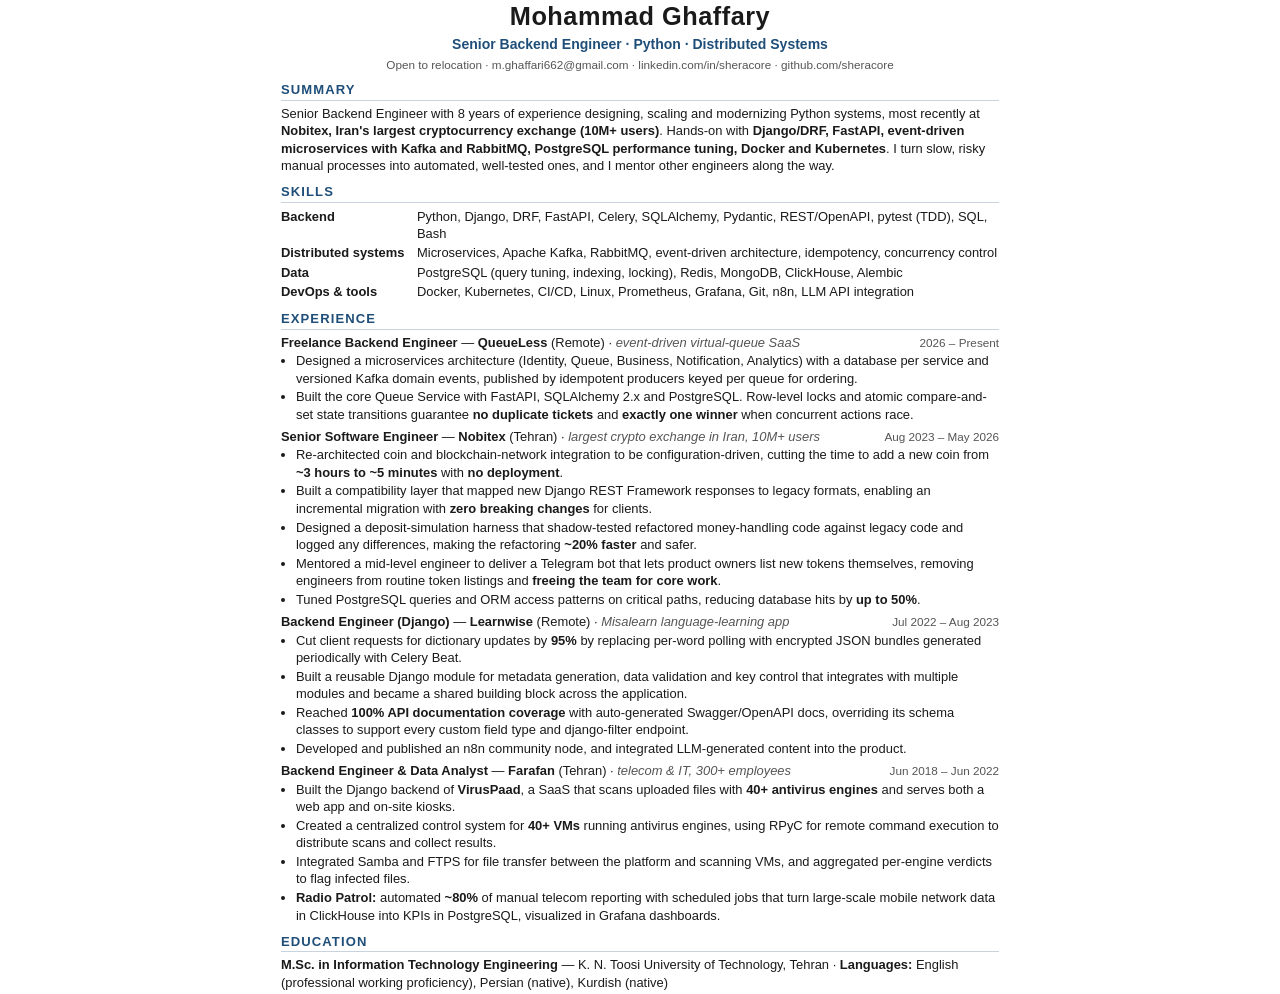
<file: resume/resume.html>
<!doctype html>
<html lang="en">
<head>
<meta charset="utf-8">
<meta name="viewport" content="width=device-width, initial-scale=1">
<title>Mohammad Ghaffary – Resume</title>
<style>
  @page { size: A4; margin: 10mm 12mm; }
  :root { --ink:#1a1a1a; --muted:#555; --accent:#1f4e79; --rule:#c9d3de; }
  * { box-sizing: border-box; }
  body { font-family: "Helvetica Neue", Arial, "Liberation Sans", sans-serif; color: var(--ink);
         font-size: 9.7pt; line-height: 1.34; margin: 0; background: #fff; }
  .page { max-width: 190mm; margin: 0 auto; }
  header { text-align: center; margin-bottom: 4px; }
  h1 { font-size: 19pt; margin: 0; letter-spacing: .5px; }
  .headline { font-size: 10.5pt; color: var(--accent); font-weight: 600; margin: 1px 0 3px; }
  .contact { font-size: 8.8pt; color: var(--muted); }
  .contact a { color: var(--muted); text-decoration: none; }
  h2 { font-size: 9.8pt; text-transform: uppercase; letter-spacing: 1.1px; color: var(--accent);
       border-bottom: 1.1px solid var(--rule); padding-bottom: 1px; margin: 9px 0 4px; }
  p { margin: 0 0 3px; }
  .job { margin-bottom: 5px; }
  .job-head { display: flex; justify-content: space-between; align-items: baseline; gap: 8px; }
  .role { font-weight: 700; }
  .org { font-weight: 600; }
  .context { color: var(--muted); font-style: italic; }
  .when { color: var(--muted); font-size: 8.8pt; white-space: nowrap; }
  ul { margin: 1px 0 1px 15px; padding: 0; }
  li { margin: 0 0 1.5px; }
  table.skills { border-collapse: collapse; width: 100%; }
  table.skills td { padding: 1px 0; vertical-align: top; }
  table.skills td:first-child { width: 36mm; font-weight: 600; }
</style>
</head>
<body>
<div class="page">

<header>
  <h1>Mohammad Ghaffary</h1>
  <div class="headline">Senior Backend Engineer &middot; Python &middot; Distributed Systems</div>
  <div class="contact">
    Open to relocation &middot;
    <a href="mailto:m.ghaffari662@gmail.com">m.ghaffari662@gmail.com</a> &middot;
    <a href="https://www.linkedin.com/in/sheracore/">linkedin.com/in/sheracore</a> &middot;
    <a href="https://github.com/sheracore">github.com/sheracore</a>
  </div>
</header>

<h2>Summary</h2>
<p>
Senior Backend Engineer with 8 years of experience designing, scaling and modernizing Python systems, most recently at
<b>Nobitex, Iran's largest cryptocurrency exchange (10M+ users)</b>. Hands-on with <b>Django/DRF, FastAPI, event-driven
microservices with Kafka and RabbitMQ, PostgreSQL performance tuning, Docker and Kubernetes</b>. I turn slow, risky
manual processes into automated, well-tested ones, and I mentor other engineers along the way.
</p>

<h2>Skills</h2>
<table class="skills">
  <tr><td>Backend</td><td>Python, Django, DRF, FastAPI, Celery, SQLAlchemy, Pydantic, REST/OpenAPI, pytest (TDD), SQL, Bash</td></tr>
  <tr><td>Distributed systems</td><td>Microservices, Apache Kafka, RabbitMQ, event-driven architecture, idempotency, concurrency control</td></tr>
  <tr><td>Data</td><td>PostgreSQL (query tuning, indexing, locking), Redis, MongoDB, ClickHouse, Alembic</td></tr>
  <tr><td>DevOps &amp; tools</td><td>Docker, Kubernetes, CI/CD, Linux, Prometheus, Grafana, Git, n8n, LLM API integration</td></tr>
</table>

<h2>Experience</h2>

<div class="job">
  <div class="job-head"><div><span class="role">Freelance Backend Engineer</span> &mdash; <span class="org">QueueLess</span> (Remote) &middot; <span class="context">event-driven virtual-queue SaaS</span></div><div class="when">2026 &ndash; Present</div></div>
  <ul>
    <li>Designed a microservices architecture (Identity, Queue, Business, Notification, Analytics) with a database per service and versioned Kafka domain events, published by idempotent producers keyed per queue for ordering.</li>
    <li>Built the core Queue Service with FastAPI, SQLAlchemy 2.x and PostgreSQL. Row-level locks and atomic compare-and-set state transitions guarantee <b>no duplicate tickets</b> and <b>exactly one winner</b> when concurrent actions race.</li>
  </ul>
</div>

<div class="job">
  <div class="job-head"><div><span class="role">Senior Software Engineer</span> &mdash; <span class="org">Nobitex</span> (Tehran) &middot; <span class="context">largest crypto exchange in Iran, 10M+ users</span></div><div class="when">Aug 2023 &ndash; May 2026</div></div>
  <ul>
    <li>Re-architected coin and blockchain-network integration to be configuration-driven, cutting the time to add a new coin from <b>~3 hours to ~5 minutes</b> with <b>no deployment</b>.</li>
    <li>Built a compatibility layer that mapped new Django REST Framework responses to legacy formats, enabling an incremental migration with <b>zero breaking changes</b> for clients.</li>
    <li>Designed a deposit-simulation harness that shadow-tested refactored money-handling code against legacy code and logged any differences, making the refactoring <b>~20% faster</b> and safer.</li>
    <li>Mentored a mid-level engineer to deliver a Telegram bot that lets product owners list new tokens themselves, removing engineers from routine token listings and <b>freeing the team for core work</b>.</li>
    <li>Tuned PostgreSQL queries and ORM access patterns on critical paths, reducing database hits by <b>up to 50%</b>.</li>
  </ul>
</div>

<div class="job">
  <div class="job-head"><div><span class="role">Backend Engineer (Django)</span> &mdash; <span class="org">Learnwise</span> (Remote) &middot; <span class="context">Misalearn language-learning app</span></div><div class="when">Jul 2022 &ndash; Aug 2023</div></div>
  <ul>
    <li>Cut client requests for dictionary updates by <b>95%</b> by replacing per-word polling with encrypted JSON bundles generated periodically with Celery Beat.</li>
    <li>Built a reusable Django module for metadata generation, data validation and key control that integrates with multiple modules and became a shared building block across the application.</li>
    <li>Reached <b>100% API documentation coverage</b> with auto-generated Swagger/OpenAPI docs, overriding its schema classes to support every custom field type and django-filter endpoint.</li>
    <li>Developed and published an n8n community node, and integrated LLM-generated content into the product.</li>
  </ul>
</div>

<div class="job">
  <div class="job-head"><div><span class="role">Backend Engineer &amp; Data Analyst</span> &mdash; <span class="org">Farafan</span> (Tehran) &middot; <span class="context">telecom &amp; IT, 300+ employees</span></div><div class="when">Jun 2018 &ndash; Jun 2022</div></div>
  <ul>
    <li>Built the Django backend of <b>VirusPaad</b>, a SaaS that scans uploaded files with <b>40+ antivirus engines</b> and serves both a web app and on-site kiosks.</li>
    <li>Created a centralized control system for <b>40+ VMs</b> running antivirus engines, using RPyC for remote command execution to distribute scans and collect results.</li>
    <li>Integrated Samba and FTPS for file transfer between the platform and scanning VMs, and aggregated per-engine verdicts to flag infected files.</li>
    <li><b>Radio Patrol:</b> automated <b>~80%</b> of manual telecom reporting with scheduled jobs that turn large-scale mobile network data in ClickHouse into KPIs in PostgreSQL, visualized in Grafana dashboards.</li>
  </ul>
</div>

<h2>Education</h2>
<p><b>M.Sc. in Information Technology Engineering</b> &mdash; K. N. Toosi University of Technology, Tehran &middot; <b>Languages:</b> English (professional working proficiency), Persian (native), Kurdish (native)</p>

</div>
</body>
</html>
</file>
